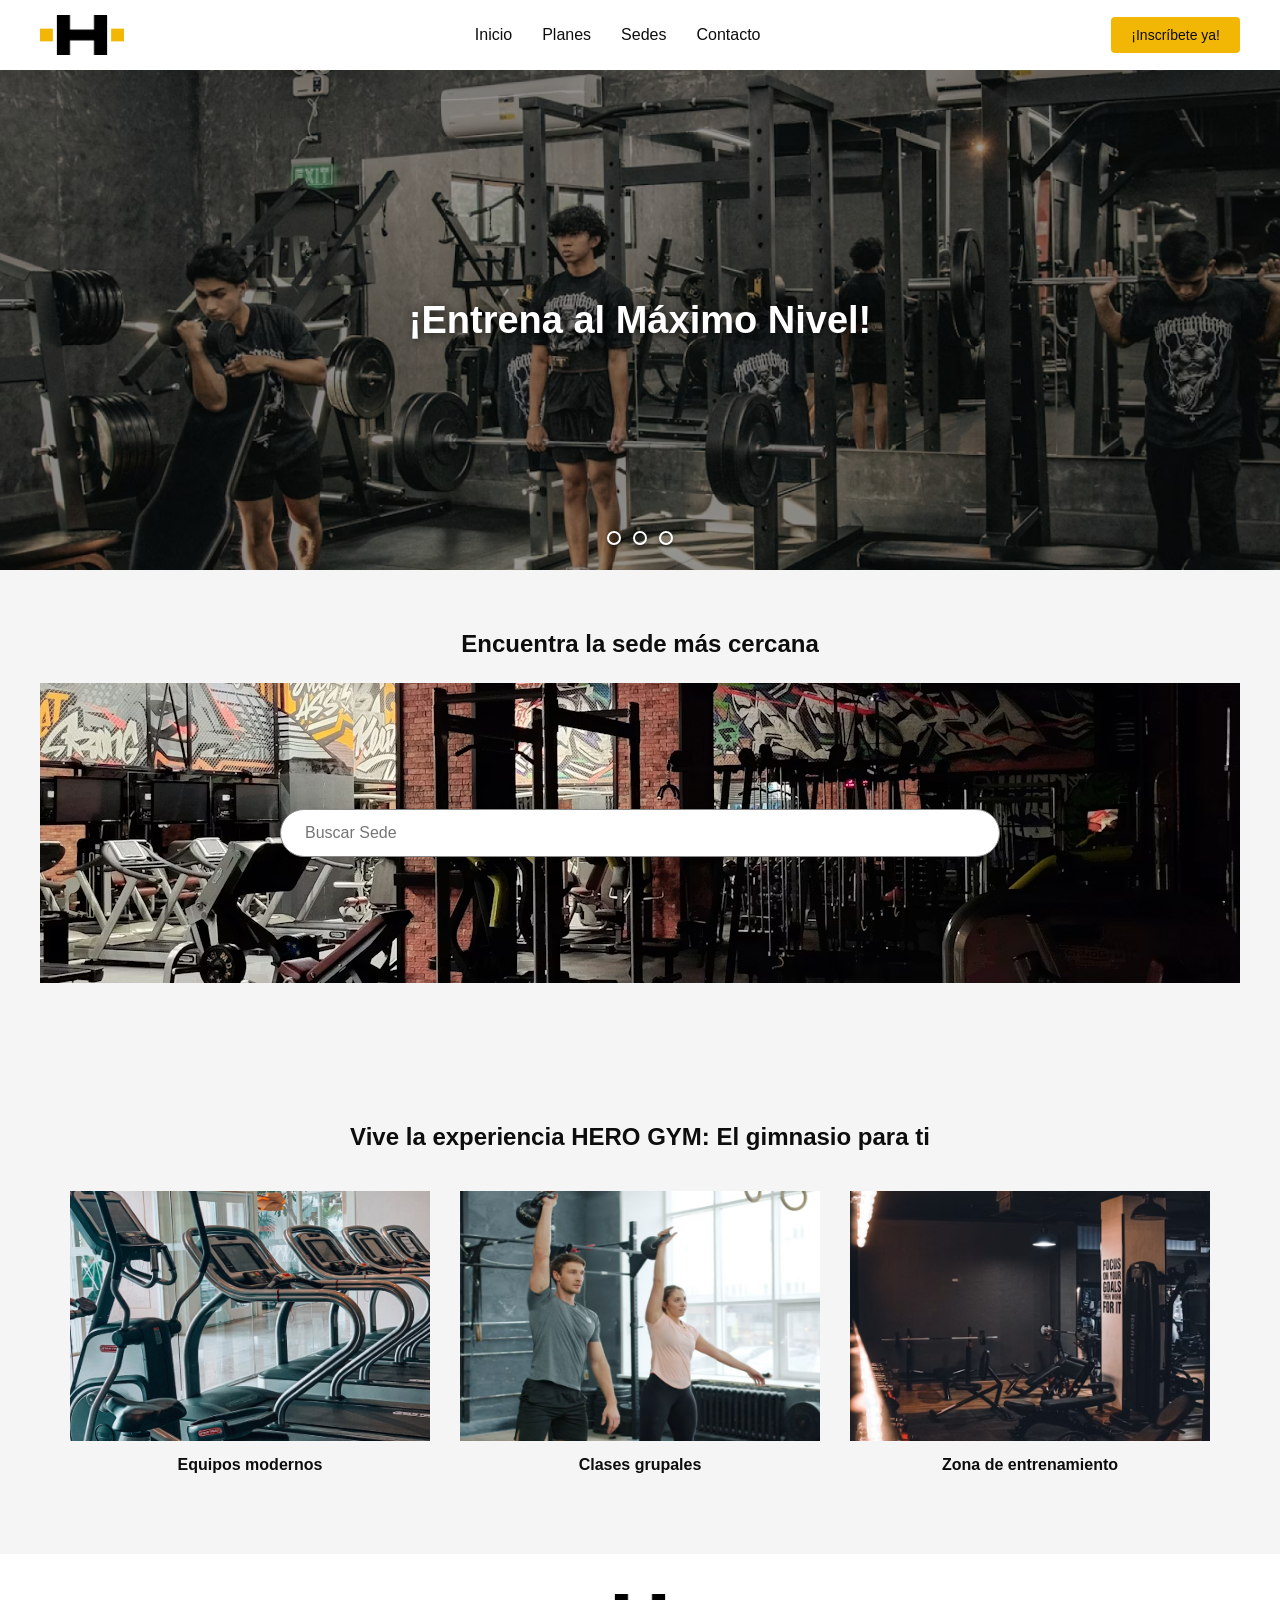
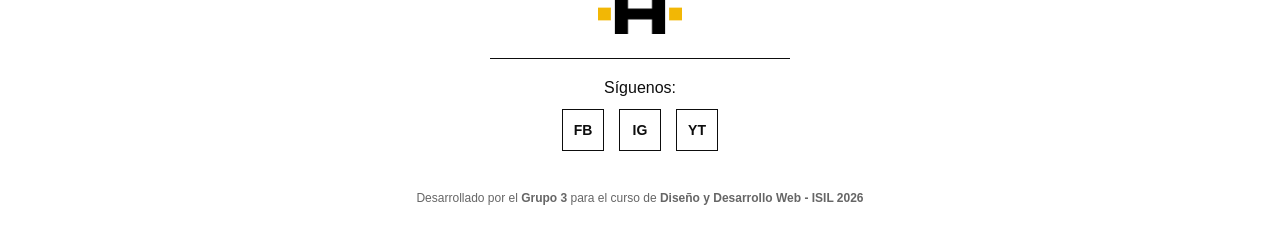
<file: index.html>
<!DOCTYPE html>
<html lang="es">
<head>
    <meta charset="UTF-8">
    <meta name="viewport" content="width=device-width, initial-scale=1.0">
    <title>HERO GYM - Inicio</title>
    <link rel="stylesheet" href="styles/index.css">
    <script src="scripts/jquery.min.js"></script>
</head>
<body>
    <header>
        <a class="logo" href="index.html">
            <img src="imagenes/logo.png" alt="HERO GYM">
        </a>
        <div class="menu-toggle">☰</div>
        <nav class="menu">
            <a href="index.html">Inicio</a>
            <a href="planes.html">Planes</a>
            <a href="sedes.html">Sedes</a>
            <a href="contacto.html">Contacto</a>
            <a href="#inscribete" class="boton boton-movil">¡Inscríbete ya!</a>
        </nav>
        <a href="#inscribete" class="boton boton-escritorio">¡Inscríbete ya!</a>
    </header>

    <section id="carrusel" class="carousel-contenedor">
        <div class="carousel-slides">
            <div class="slide slide-1">
                <h2>¡Entrena al Máximo Nivel!</h2>
            </div>
            <div class="slide slide-2">
                <h2>Clases Grupales Exclusivas</h2>
            </div>
            <div class="slide slide-3">
                <h2>Sedes Equipadas Cerca de Ti</h2>
            </div>
        </div>
        <div class="carousel-puntos">
            <span class="punto punto-1"></span>
            <span class="punto punto-2"></span>
            <span class="punto punto-3"></span>
        </div>
    </section>

    <section class="buscar">
        <h2>Encuentra la sede más cercana</h2>
        <div class="buscar-contenedor">
            <input type="text" placeholder="Buscar Sede" class="buscar-input" onclick="window.location.href='sedes.html'">
        </div>
    </section>

    <section class="experiencia">
        <div class="contenedor-experiencia">
            <h2>Vive la experiencia HERO GYM: El gimnasio para ti</h2>
            <div class="contenedor-tarjetas">
                <div class="tarjeta">
                    <div class="caja-imagen">
                        <img src="imagenes/index/card-1.jpg"Equipos modernos">
                    </div>
                    <p>Equipos modernos</p>
                </div>
                <div class="tarjeta">
                    <div class="caja-imagen">
                        <img src="imagenes/index/card-2.jpg" alt="Clases grupales">
                    </div>
                    <p>Clases grupales</p>
                </div>
                <div class="tarjeta">
                    <div class="caja-imagen">
                        <img src="imagenes/index/card-3.jpg" alt="Zona de entrenamiento">
                    </div>
                    <p>Zona de entrenamiento</p>
                </div>
            </div>
        </div>
    </section>

    <footer>
        <div class="footer-logo">
            <img src="imagenes/logo.png" alt="HERO GYM">
        </div>
        <hr class="footer-hr">
        
        <div class="social">
            <p>Síguenos:</p>
            <div class="social-iconos">
                <a href="#" class="icono">FB</a>
                <a href="#" class="icono">IG</a>
                <a href="#" class="icono">YT</a>
            </div>
        </div>

        <div class="creditos">
            <p>Desarrollado por el <strong>Grupo 3</strong> para el curso de <strong>Diseño y Desarrollo Web - ISIL 2026</strong></p>
        </div>
    </footer>
<script>
$(function(){
    $(".menu-toggle").click(function(){
        $(".menu").toggleClass("activo");
    });
});
</script>
</body>
</html>
</file>
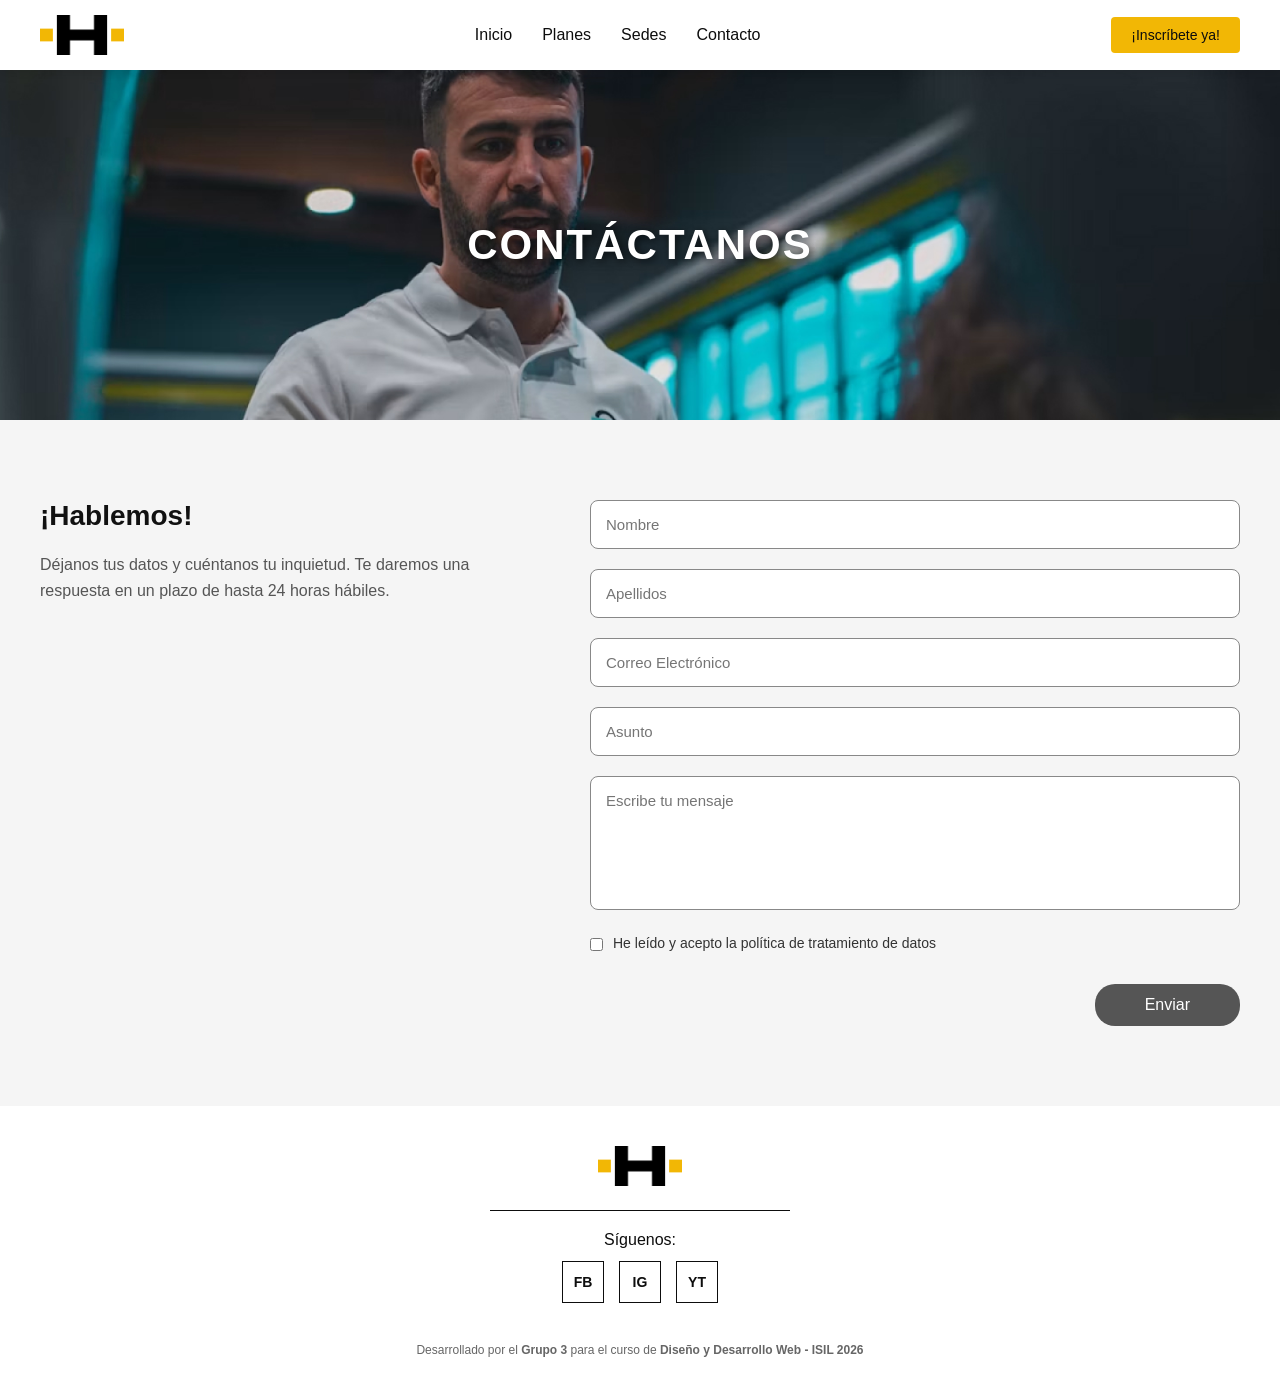
<file: contacto.html>
<!DOCTYPE html>
<html lang="es">
<head>
    <meta charset="UTF-8">
    <meta name="viewport" content="width=device-width, initial-scale=1.0">
    <title>HERO GYM - Inicio</title>
    <link rel="stylesheet" href="styles/contacto.css">
    <script src="scripts/jquery.min.js"></script>
</head>
<body>
    <header>
        <a class="logo" href="index.html">
            <img src="imagenes/logo.png" alt="HERO GYM">
        </a>
        <div class="menu-toggle">☰</div>
        <nav class="menu">
            <a href="index.html">Inicio</a>
            <a href="planes.html">Planes</a>
            <a href="sedes.html">Sedes</a>
            <a href="contacto.html">Contacto</a>
            <a href="#inscribete" class="boton boton-movil">¡Inscríbete ya!</a>
        </nav>
        <a href="#inscribete" class="boton boton-escritorio">¡Inscríbete ya!</a>
    </header>

    <section class="contacto">
        <h1>CONTÁCTANOS</h1>
    </section>

    <section class="formulario">
        <div class="contenedor-contacto">
            <div class="columna-texto">
                <h2>¡Hablemos!</h2>
                <p>Déjanos tus datos y cuéntanos tu inquietud. Te daremos una respuesta en un plazo de hasta 24 horas hábiles.</p>
            </div>
            <div class="columna-formulario">
                <form action="#" method="POST" id="contacto">
                    <div class="grupo-campo">
                        <input type="text" id="nombre" name="nombre" placeholder="Nombre" required>
                    </div>
                    <div class="grupo-campo">
                        <input type="text" id="apellidos" name="apellidos" placeholder="Apellidos" required>
                    </div>
                    <div class="grupo-campo">
                        <input type="email" id="correo" name="correo" placeholder="Correo Electrónico" required>
                    </div>
                    <div class="grupo-campo">
                        <input type="text" id="asunto" name="asunto" placeholder="Asunto" required>
                    </div>
                    <div class="grupo-campo">
                        <textarea id="mensaje" name="mensaje" placeholder="Escribe tu mensaje" rows="6" required></textarea>
                    </div>
                    <div class="grupo-checkbox">
                        <input type="checkbox" id="politica" name="politica" required>
                        <label for="politica">He leído y acepto la política de tratamiento de datos</label>
                    </div>
                    <div class="grupo-boton">
                        <button type="submit" class="boton-enviar">Enviar</button>
                    </div>
                </form>
            </div>
        </div>
    </section>

    <footer>
        <div class="footer-logo">
            <img src="imagenes/logo.png" alt="HERO GYM">
        </div>
        <hr class="footer-hr">
        
        <div class="social">
            <p>Síguenos:</p>
            <div class="social-iconos">
                <a href="#" class="icono">FB</a>
                <a href="#" class="icono">IG</a>
                <a href="#" class="icono">YT</a>
            </div>
        </div>

        <div class="creditos">
            <p>Desarrollado por el <strong>Grupo 3</strong> para el curso de <strong>Diseño y Desarrollo Web - ISIL 2026</strong></p>
        </div>
    </footer>
<script>
$(function(){
    $(".menu-toggle").click(function(){
        $(".menu").toggleClass("activo");
    });
});
</script>
</body>
</html>
</file>
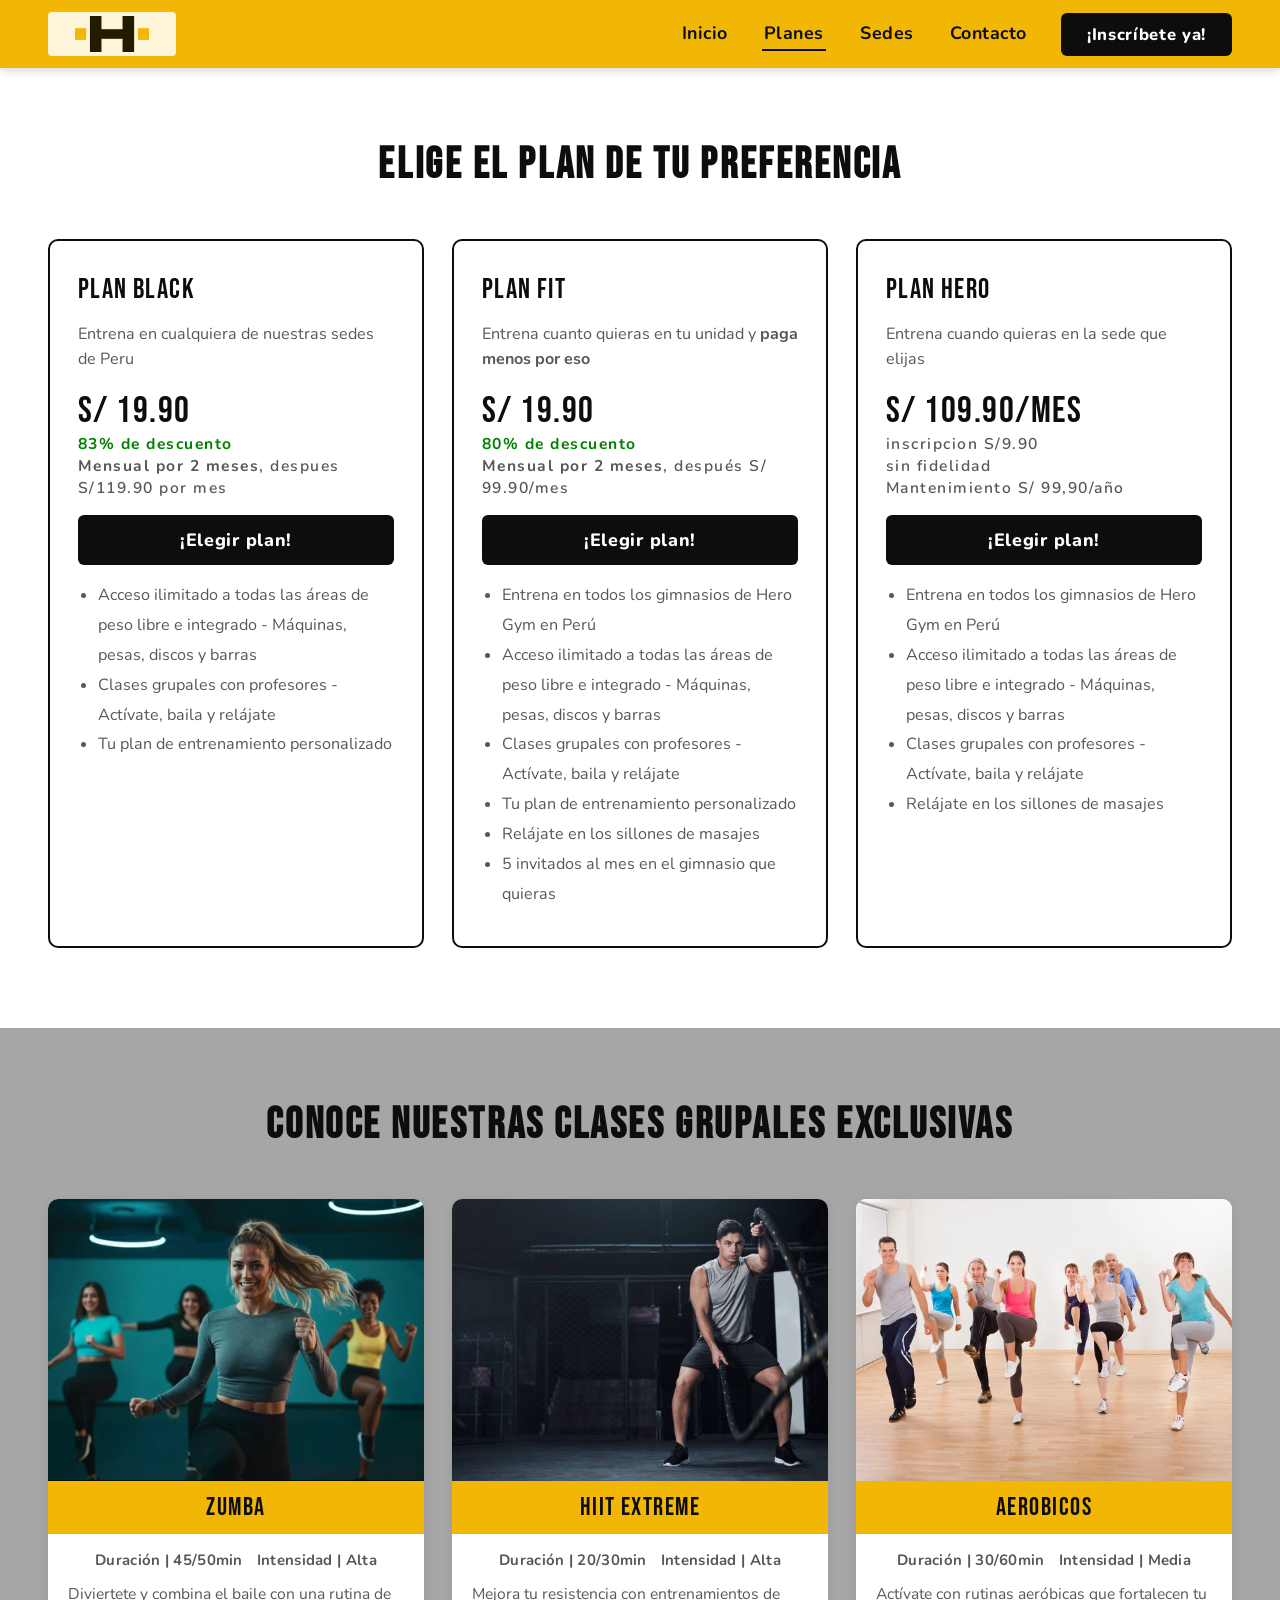
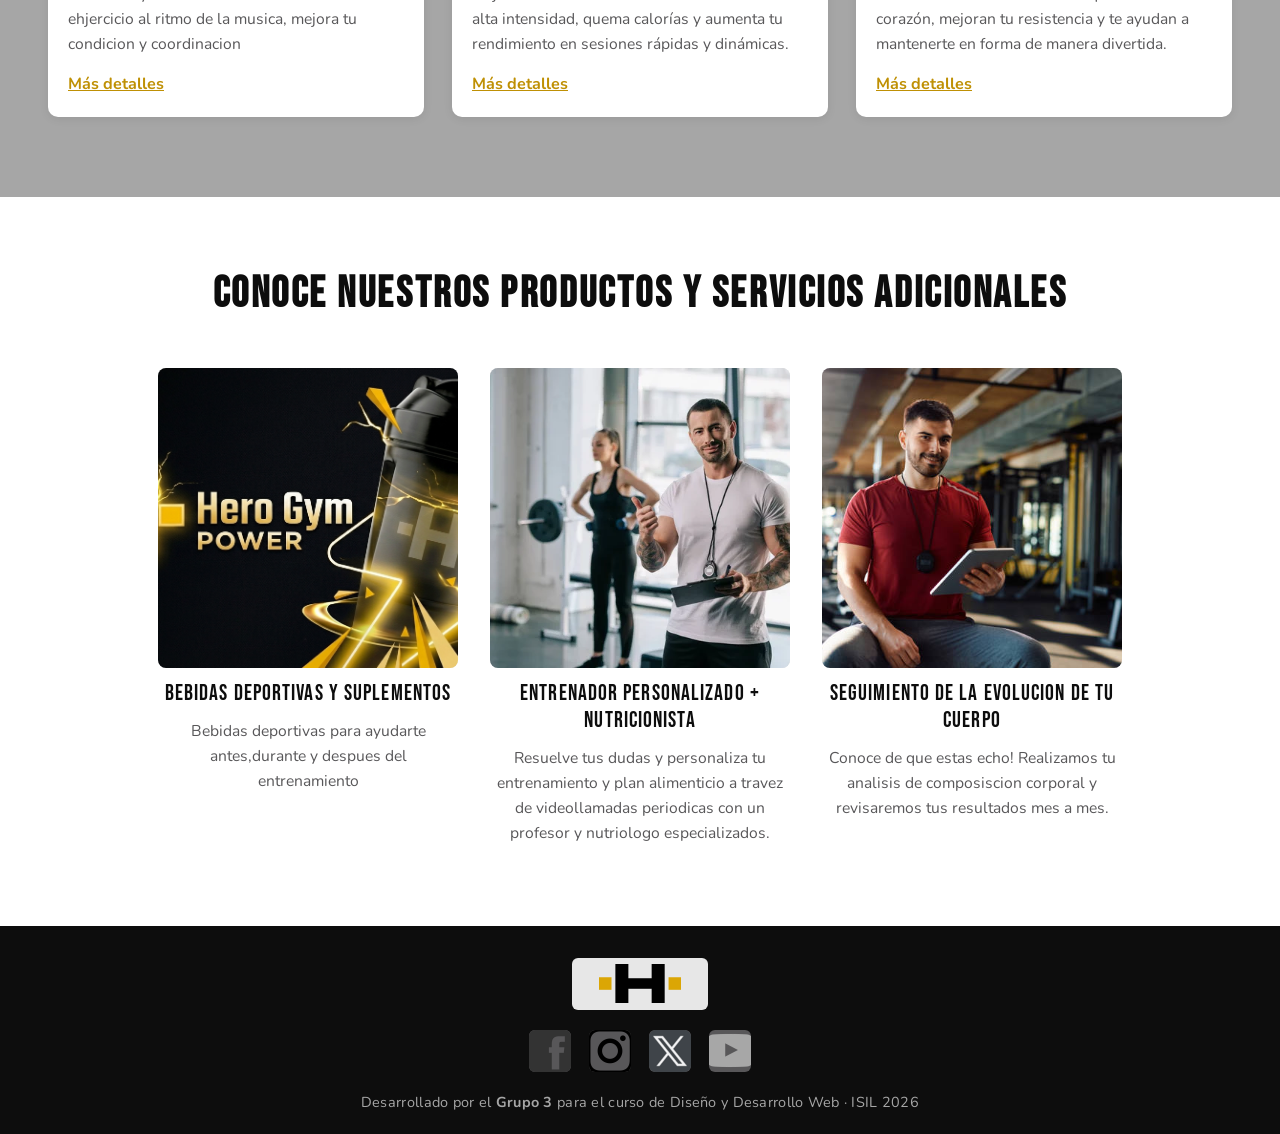
<file: planes.html>
<!DOCTYPE html>
<html lang="es">
<head>
  <meta charset="UTF-8" />
  <meta name="viewport" content="width=device-width, initial-scale=1.0"/>
  <title>Hero Gym | Planes</title>
  <link rel="icon" href="imagenes/Logos/logo.png" type="image/png">
  <link href="https://fonts.googleapis.com/css2?family=Bebas+Neue&family=Nunito:wght@400;600;700;800&display=swap" rel="stylesheet"/>
  <link rel="stylesheet" href="styles/planes.css">
</head>
<body>
  <!--  HEADER -->
  <header>
    <div class="encabezado-logo">
      <a href="index.html" title="Inicio">
        <img src="imagenes/logo.png" alt="Hero Gym">
      </a>
    </div>

    <nav>
      <a href="index.html">Inicio</a>
      <a href="planes.html" class="activo">Planes</a>
      <a href="sedes.html">Sedes</a>
      <a href="contacto.html">Contacto</a>
      <a href="#inscribete" class="btn-inscribete">¡Inscríbete ya!</a>
    </nav>
  </header>


  <!--  PLANES  -->
  <section class="seccion-planes">
    <h2 class="seccion-titulo">Elige el plan de tu preferencia</h2>

    <div class="cuadricula-planes">

      <div class="tarjeta-plan">
        <div class="plan-nombre">Plan Black</div>
        <p class="plan-descripcion">Entrena en cualquiera de nuestras sedes de Peru</p>
        <div class="plan-precio">
          S/ 19.90  
          <span style="color: green;"><b>83% de descuento</b></span>
          <span><b>Mensual por 2 meses</b>, despues S/119.90 por mes</span>
        </div>
        <button class="btn-elegir"">¡Elegir plan!</button>
        <ul class="plan-caracteristicas">
          <li>Acceso ilimitado a todas las áreas de peso libre e integrado - Máquinas, pesas, discos y barras</li>
          <li>Clases grupales con profesores - Actívate, baila y relájate</li>
          <li>Tu plan de entrenamiento personalizado</li>
        </ul>
      </div>

      <div class="tarjeta-plan">
        <div class="plan-nombre">Plan FIT</div>
        <p class="plan-descripcion">Entrena cuanto quieras en tu unidad y <b>paga menos por eso</b></p>
        <div class="plan-precio">
          S/ 19.90
          <span style="color: green;"><b>80% de descuento</b></span>
          <span><b>Mensual por 2 meses</b>, después S/ 99.90/mes</span>
      </div>
        <button class="btn-elegir" ">¡Elegir plan!</button>
        <ul class="plan-caracteristicas">
          <li>Entrena en todos los gimnasios de Hero Gym en Perú </li>
          <li>Acceso ilimitado a todas las áreas de peso libre e integrado - Máquinas, pesas, discos y barras </li>
          <li>Clases grupales con profesores - Actívate, baila y relájate</li>
          <li>Tu plan de entrenamiento personalizado</li>
          <li>Relájate en los sillones de masajes</li>
          <li>5 invitados al mes en el gimnasio que quieras</li>
        </ul>
      </div>

      <div class="tarjeta-plan">
        <div class="plan-nombre">Plan Hero</div>
          <p class="plan-descripcion">Entrena cuando quieras en la sede que elijas</p>
        <div class="plan-precio">
          S/ 109.90/mes
          <span>inscripcion S/9.90</span>
          <span>sin fidelidad</span>
          <span>Mantenimiento S/ 99,90/año</span>
          <span></span>
        </div>
        <button class="btn-elegir" >¡Elegir plan!</button>
        <ul class="plan-caracteristicas">
          <li>Entrena en todos los gimnasios de Hero Gym en Perú</li>
          <li>Acceso ilimitado a todas las áreas de peso libre e integrado - Máquinas, pesas, discos y barras</li>
          <li>Clases grupales con profesores - Actívate, baila y relájate</li>
          <li>Relájate en los sillones de masajes</li>
        </ul>
      </div>

    </div>
  </section>

  <!-- CLASES -->
  <section class="seccion-clases">
    <h2 class="seccion-titulo">Conoce nuestras clases grupales exclusivas</h2>

    <div class="cuadricula-clases">

      <!-- Zumba -->
      <div class="tarjeta-clase">
        <div class="clase-imagen">
          <img src="imagenes/planes/img/zumba.webp" alt="Clase de Zumba">
        </div>
        <div class="clase-subtitulo">Zumba</div>
        <div class="clase-informacion">
          <div class="clase-meta">
            <span>Duración | 45/50min</span>
            <span>Intensidad | Alta </span>
          </div>
          <p class="clase-descripcion">Diviertete y combina el baile con una rutina de ehjercicio al ritmo de la musica, mejora tu condicion y coordinacion</p>
          <a class="clase-enlace" href="#">Más detalles</a>
        </div>
      </div>

      <!-- HIIT Extreme -->
      <div class="tarjeta-clase">
        <div class="clase-imagen">
          <img src="imagenes/planes/img/Hiit.jpg" alt="Clase de HIIT Extreme">
        </div>
        <div class="clase-subtitulo">HIIT Extreme</div>
        <div class="clase-informacion">
          <div class="clase-meta">
            <span>Duración | 20/30min</span>
            <span>Intensidad | Alta</span>
          </div>
          <p class="clase-descripcion">Mejora tu resistencia con entrenamientos de alta intensidad, quema calorías y aumenta tu rendimiento en sesiones rápidas y dinámicas.</p>
          <a class="clase-enlace" href="#">Más detalles</a>
        </div>
      </div>

      <!-- Aerobicos -->
      <div class="tarjeta-clase">
        <div class="clase-imagen">
          <img src="imagenes/planes/img/aerobicos.jpg" alt="Clase de Aeróbicos">
        </div>
        <div class="clase-subtitulo">Aerobicos</div>
        <div class="clase-informacion">
          <div class="clase-meta">
            <span>Duración | 30/60min</span>
            <span>Intensidad | Media</span>
          </div>
          <p class="clase-descripcion">Actívate con rutinas aeróbicas que fortalecen tu corazón, mejoran tu resistencia y te ayudan a mantenerte en forma de manera divertida.</p>
          <a class="clase-enlace" href="#">Más detalles</a>
        </div>
      </div>
    </div>
  </section>


  <!--  EQUIPO -->
  <section class="seccion-equipo">
    <h2 class="seccion-titulo">Conoce nuestros productos y servicios adicionales</h2>
    <div class="cuadricula-equipo">
      <div class="tarjeta-equipo">
        <div class="equipo-imagen">
          <img src="imagenes/planes/img/Bebidas.webp" alt="Bebidas deportivas y suplementos">
        </div>
        <div class="equipo-rol">Bebidas deportivas y suplementos</div>
        <p class="equipo-descripcion">Bebidas deportivas para ayudarte antes,durante y despues del entrenamiento</p>
      </div>

      <div class="tarjeta-equipo">
        <div class="equipo-imagen">
          <img src="imagenes/planes/img/nutricionista.jpg" alt="Entrenador personalizado y nutricionista">
        </div>
        <div class="equipo-rol">Entrenador personalizado + nutricionista</div>
        <p class="equipo-descripcion">Resuelve tus dudas y personaliza tu entrenamiento y plan alimenticio a travez de videollamadas periodicas con un profesor y nutriologo especializados.</p>
      </div>

      <div class="tarjeta-equipo">
        <div class="equipo-imagen">
          <img src="imagenes/planes/img/entrenador.jpg" alt="Seguimiento de la evolucion de tu cuerpo">
        </div>
        <div class="equipo-rol">Seguimiento de la evolucion de tu cuerpo</div>
        <p class="equipo-descripcion">Conoce de que estas echo! Realizamos tu analisis de composiscion corporal y revisaremos tus resultados mes a mes. </p>
      </div>

    </div>
  </section>

  <!-- FOOTER -->
  <footer>
    <div class="pie-logo">
      <img src="imagenes/logo.png" alt="Hero Gym">
    </div>

    <div class="pie-redes">
      <div class="icono"><img src="imagenes/planes/Logos/facebook.png"/></div>
      <div class="icono"><img src="imagenes/planes/Logos/instagram.png"/></div>
      <div class="icono"><img src="imagenes/planes/Logos/twitter.png"/></div>
      <div class="icono"><img src="imagenes/planes/Logos/youtube.png"/></div>
    </div>
    <p class="footer-derechos">Desarrollado por el <strong>Grupo 3</strong> para el curso de Diseño y Desarrollo Web · ISIL 2026</p>
  </footer>
  </body>
</html>
</file>
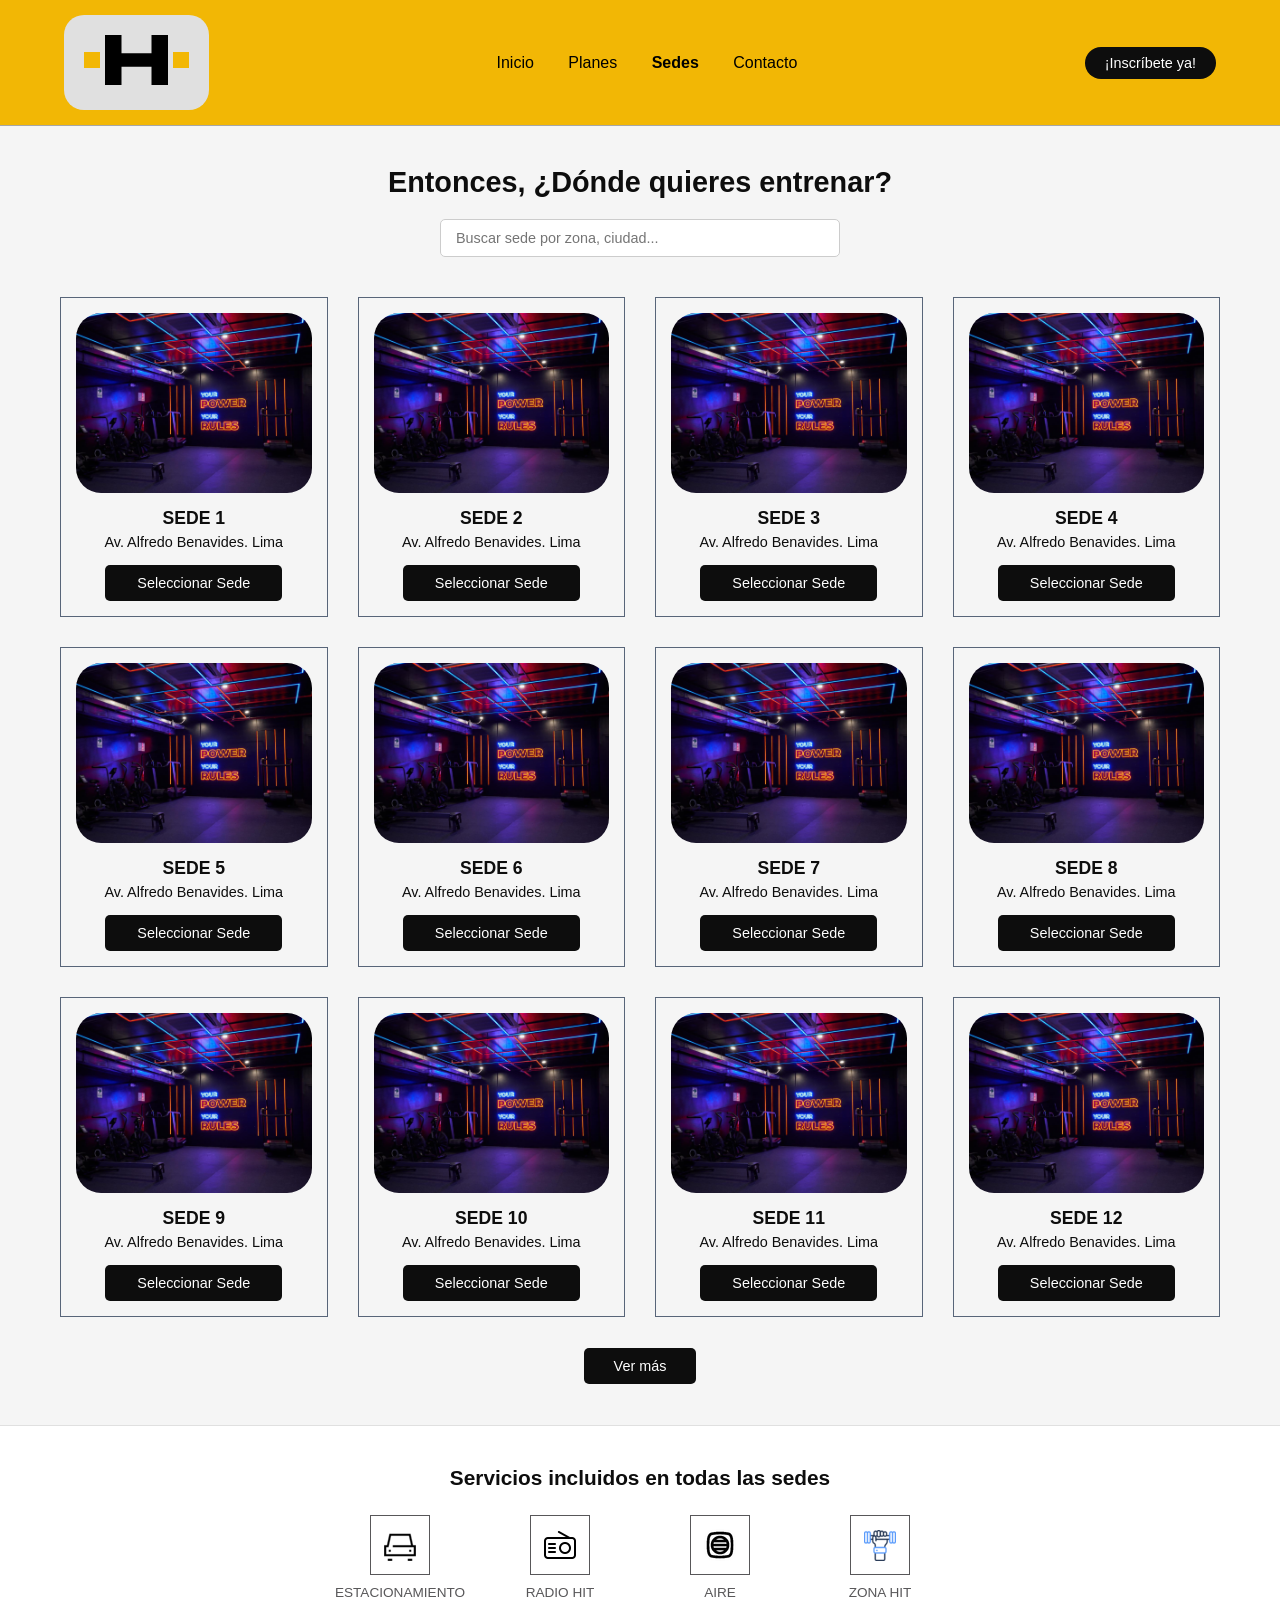
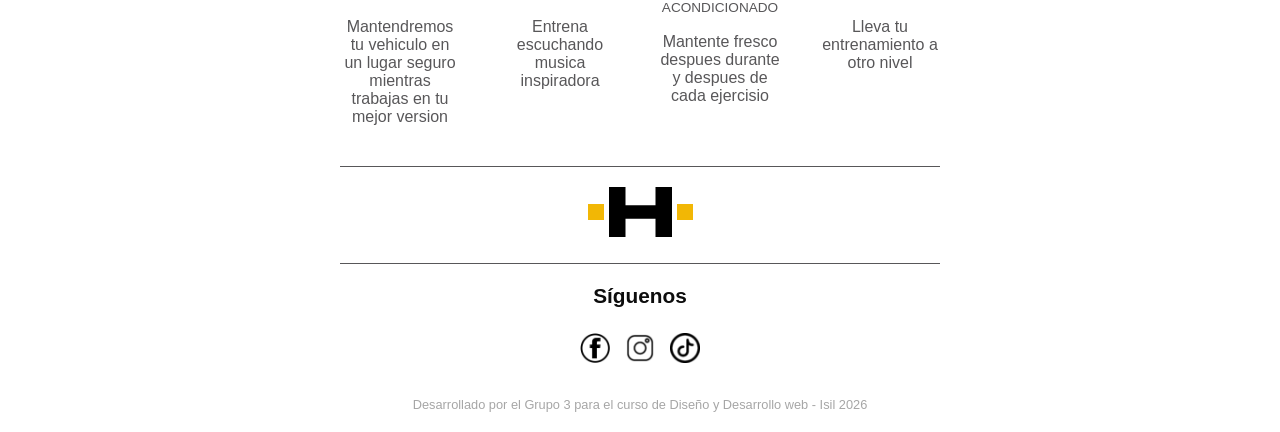
<file: sedes.html>
<!DOCTYPE html>
<html lang="es">
<head>
    <meta charset="UTF-8">
    <meta name="viewport" content="width=device-width, initial-scale=1.0">
    <link rel="stylesheet" href="styles/sedes.css">
    <title> Hero Gym | Sedes</title>
</head>
<body>
    <header>
    <nav>
        <div class="logo-nav"><img src="imagenes/logo.png" alt=""></div>
        <div class="menu-nav">
            <a href="index.html">Inicio</a>
            <a href="planes.html">Planes</a>
            <a href="sedes.html" class="active">Sedes</a>
            <a href="contacto.html">Contacto</a>
        </div>
        <a href="#inscribete" class="Inscribete">¡Inscríbete ya!</a>
    </nav>
</header>

<main>
    <h1>Entonces, ¿Dónde quieres entrenar?</h1>
    
    <div class="buscador-container">
        <input type="text" placeholder="Buscar sede por zona, ciudad...">
    </div>

    <div id="padre">
        <div class="tarjeta">
            <img src="imagenes/sedes/Gimnasio_sedes.jpeg" alt="Sede Gimnasio">
            <p class="titulo-sede">SEDE 1</p>
            <p class="direccion-sede">Av. Alfredo Benavides. Lima</p>
            <a href="planes.html" class="selec_s">Seleccionar Sede</a>
        </div>
        <div class="tarjeta">
            <img src="imagenes/sedes/Gimnasio_sedes.jpeg" alt="Sede Gimnasio">
            <p class="titulo-sede">SEDE 2</p>
            <p class="direccion-sede">Av. Alfredo Benavides. Lima</p>
            <a href="planes.html" class="selec_s">Seleccionar Sede</a>
        </div>
        <div class="tarjeta">
            <img src="imagenes/sedes/Gimnasio_sedes.jpeg" alt="Sede Gimnasio">
            <p class="titulo-sede">SEDE 3</p>
            <p class="direccion-sede">Av. Alfredo Benavides. Lima</p>
            <a href="planes.html" class="selec_s">Seleccionar Sede</a>
        </div>
        <div class="tarjeta">
            <img src="imagenes/sedes/Gimnasio_sedes.jpeg" alt="Sede Gimnasio">
            <p class="titulo-sede">SEDE 4</p>
            <p class="direccion-sede">Av. Alfredo Benavides. Lima</p>
            <a href="planes.html" class="selec_s">Seleccionar Sede</a>
        </div>
        <div class="tarjeta">
            <img src="imagenes/sedes/Gimnasio_sedes.jpeg" alt="Sede Gimnasio">
            <p class="titulo-sede">SEDE 5</p>
            <p class="direccion-sede">Av. Alfredo Benavides. Lima</p>
            <a href="planes.html" class="selec_s">Seleccionar Sede</a>
        </div>
        <div class="tarjeta">
            <img src="imagenes/sedes/Gimnasio_sedes.jpeg" alt="Sede Gimnasio">
            <p class="titulo-sede">SEDE 6</p>
            <p class="direccion-sede">Av. Alfredo Benavides. Lima</p>
            <a href="planes.html" class="selec_s">Seleccionar Sede</a>
        </div>
        <div class="tarjeta">
            <img src="imagenes/sedes/Gimnasio_sedes.jpeg" alt="Sede Gimnasio">
            <p class="titulo-sede">SEDE 7</p>
            <p class="direccion-sede">Av. Alfredo Benavides. Lima</p>
            <a href="planes.html" class="selec_s">Seleccionar Sede</a>
        </div>
        <div class="tarjeta">
            <img src="imagenes/sedes/Gimnasio_sedes.jpeg" alt="Sede Gimnasio">
            <p class="titulo-sede">SEDE 8</p>
            <p class="direccion-sede">Av. Alfredo Benavides. Lima</p>
            <a href="planes.html" class="selec_s">Seleccionar Sede</a>
        </div>
        <div class="tarjeta">
            <img src="imagenes/sedes/Gimnasio_sedes.jpeg" alt="Sede Gimnasio">
            <p class="titulo-sede">SEDE 9</p>
            <p class="direccion-sede">Av. Alfredo Benavides. Lima</p>
            <a href="planes.html" class="selec_s">Seleccionar Sede</a>
        </div>
        <div class="tarjeta">
            <img src="imagenes/sedes/Gimnasio_sedes.jpeg" alt="Sede Gimnasio">
            <p class="titulo-sede">SEDE 10</p>
            <p class="direccion-sede">Av. Alfredo Benavides. Lima</p>
            <a href="planes.html " class="selec_s">Seleccionar Sede</a>
        </div>
        <div class="tarjeta">
            <img src="imagenes/sedes/Gimnasio_sedes.jpeg" alt="Sede Gimnasio">
            <p class="titulo-sede">SEDE 11</p>
            <p class="direccion-sede">Av. Alfredo Benavides. Lima</p>
            <a href="planes.html" class="selec_s">Seleccionar Sede</a>
        </div>
        <div class="tarjeta">
            <img src="imagenes/sedes/Gimnasio_sedes.jpeg" alt="Sede Gimnasio">
            <p class="titulo-sede">SEDE 12</p>
            <p class="direccion-sede">Av. Alfredo Benavides. Lima</p>
            <a href="planes.html" class="selec_s">Seleccionar Sede</a>
        </div>
    </div> 

    <div class="Ver-mas">
        <a href="sedes.html">Ver más</a>
    </div>
</main>

<footer>
    <h2>Servicios incluidos en todas las sedes</h2>
    <div class="servicios-container">
        <div class="servicio-item">
            <div class="icono-placeholder"> <img src="imagenes/sedes/Iconos/Estacionamiento.png" alt=""></div> 
            <span>ESTACIONAMIENTO</span>
            <br>
            <p class="contenido">Mantendremos tu vehiculo en un lugar seguro mientras trabajas en tu mejor version</p>
        </div>
        <div class="servicio-item">
            <div class="icono-placeholder"> <img src="imagenes/sedes/Iconos/radio.png" alt=""></div>
            <span>RADIO HIT</span>
            <br>
            <p class="contenido">Entrena escuchando musica inspiradora</p>
        </div>
        <div class="servicio-item">
            <div class="icono-placeholder"> <img src="imagenes/sedes/Iconos/ventilador.png" alt=""></div>
            <span>AIRE ACONDICIONADO</span>
            <br>
            <p class="contenido">Mantente fresco despues durante y despues de cada ejercisio</p>
        </div>
        <div class="servicio-item">
            <div class="icono-placeholder"> <img src="imagenes/sedes/Iconos/Zonahit.png" alt=""></div>
            <span>ZONA HIT</span>
            <br>
            <p class="contenido">Lleva tu entrenamiento a otro nivel</p>
        </div>
    </div>

    <hr class="footer-divider">
    <div class="logo-footer"><img src="imagenes/sedes/Iconos/logo.png" alt=""></div>
    <hr class="footer-divider">

    <h2>Síguenos</h2>
    <div class="redes-sociales">
        <a href="https://www.facebook.com/"><img src="imagenes/sedes/Iconos/Facebook.png" alt="Facebook"></a>
        <a href="https://www.instagram.com/"><img src="imagenes/sedes/Iconos/Instagram.png" alt="Instagram"></a>
        <a href="https://www.tiktok.com/"><img src="imagenes/sedes/Iconos/Tiktok.png" alt="Tiktok"></a>
    </div>

    <h3>Desarrollado por el Grupo 3 para el curso de Diseño y Desarrollo web - Isil 2026</h3>
</footer>
</body>
</html>
</file>
<file: styles/index.css>
* {
    margin: 0;
    padding: 0;
    box-sizing: border-box;
    font-family: Arial, sans-serif;
}

body {
    background-color: #F5F5F5;
    color: #0D0D0D;
}

/** header **/
header {
    display: flex;
    justify-content: space-between;
    align-items: center;
    padding: 15px 40px;
    background-color: #ffffff;
    position: relative;
    box-shadow: 0 4px 10px rgba(0, 0, 0, 0.1); 
}

.logo img {
    height: 40px;
    display: block;
}

.menu {
    display: flex;
    gap: 30px;
    align-items: center;
}

.menu a {
    text-decoration: none;
    color: #0D0D0D;
    font-size: 16px;
    font-weight: 500;
    transition: color 0.3s;
}

.menu a:hover {
    color: #BF9004;
}

.boton {
    background-color: #F2B705;
    color: #0D0D0D;
    padding: 10px 20px;
    text-decoration: none;
    border-radius: 4px;
    font-size: 14px;
    transition: background-color 0.3s;
}

.boton:hover {
    background-color: #BF9004;
}

.menu-toggle {
    display: none;
    font-size: 32px;
    cursor: pointer;
}

.boton-movil {
    display: none;
}

/** carrusel **/
.carousel-contenedor {
    position: relative;
    width: 100%;
    height: 500px;
    overflow: hidden;
}

.carousel-slides {
    display: flex;
    width: 300%; /* 3 secciones de 100% cada una */
    height: 100%;
    animation: cambioSlider 12s infinite ease-in-out;/* Llama a la animación*/
}

.slide {
    width: 100%;
    height: 100%;
    display: flex;
    justify-content: center;
    align-items: center;
    background-size: cover;
    background-position: center;
    background-repeat: no-repeat;
}

.slide-1 { 
    background-image: linear-gradient(rgba(0,0,0,0.4), rgba(0,0,0,0.4)), url('../imagenes/index/slide-1.jpg'); 
}
.slide-2 { 
    background-image: linear-gradient(rgba(0,0,0,0.4), rgba(0,0,0,0.4)), url('../imagenes/index/slide-2.jpg'); 
}
.slide-3 { 
    background-image: linear-gradient(rgba(0,0,0,0.4), rgba(0,0,0,0.4)), url('../imagenes/index/slide-3.jpg'); 
}

.slide h2 {
    font-size: 38px;
    color: #ffffff;
    text-shadow: 2px 2px 10px rgba(0, 0, 0, 0.8);
    text-align: center;
    padding: 0 20px;
}

@keyframes cambioSlider {
    0%, 25% { transform: translateX(0%); }         /* (0s a 3s) */
    33%, 58% { transform: translateX(-33.333%); }  /* (4s a 7s) */
    66%, 91% { transform: translateX(-66.666%); }  /* (8s a 11s) */
    100% { transform: translateX(0%); }            /* al primero */
}

/* puntos inferiores animados */
.carousel-puntos {
    position: absolute;
    bottom: 25px;
    width: 100%;
    display: flex;
    justify-content: center;
    gap: 12px;
}

.punto {
    width: 14px;
    height: 14px;
    border: 2px solid #ffffff;
    border-radius: 50%;
    background-color: transparent;
    box-shadow: 0 2px 4px rgba(0,0,0,0.4);
    animation-duration: 12s;
    animation-iteration-count: infinite;
}

.punto-1 { animation-name: encenderPunto1; }
.punto-2 { animation-name: encenderPunto2; }
.punto-3 { animation-name: encenderPunto3; }

@keyframes encenderPunto1 {
    0%, 25% { background-color: #ffffff; }
    33%, 100% { background-color: transparent; }
}
@keyframes encenderPunto2 {
    0%, 25% { background-color: transparent; }
    33%, 58% { background-color: #ffffff; }
    66%, 100% { background-color: transparent; }
}
@keyframes encenderPunto3 {
    0%, 58% { background-color: transparent; }
    66%, 91% { background-color: #ffffff; }
    100% { background-color: transparent; }
}

/** buscar-sede **/
.buscar {
    margin: 0 20px;
    padding: 60px 0px;
    text-align: center;
}

.buscar h2 {
    font-size: 24px;
    margin-bottom: 25px;
}

.buscar-contenedor {
    width: 100%;
    max-width: 1200px;
    height: 300px;
    margin: 0 auto;
    display: flex;
    justify-content: center;
    align-items: center;
    background-size: cover;
    background-position: center;
    background-image: url('../imagenes/index/sede.jpg');
}

.buscar-input {
    width: 60%;
    padding: 14px 24px;
    border: 1px solid #888888;
    border-radius: 25px;
    font-size: 16px;
    outline: none;
    box-shadow: 0 2px 5px rgba(0,0,0,0.1);
}

/** experiencia **/
.experiencia {
    margin: 20px;
    padding: 60px 0px;
    display: flex;
    justify-content: center;
}

.contenedor-experiencia {
    width: 100%;
    max-width: 1200px;
    text-align: center;
}

.contenedor-experiencia h2 {
    font-size: 24px;
    margin-bottom: 40px;
}

.contenedor-tarjetas {
    display: flex;
    justify-content: center;
    gap: 30px;
    flex-wrap: wrap;
}

.tarjeta {
    flex: 1;
    min-width: 280px;
    max-width: 360px;
    text-align: center;

}

.caja-imagen {
    width: 100%;
    height: 250px;
    margin-bottom: 15px;
    overflow: hidden;
    background-color: #FFF;
}

.caja-imagen img {
    width: 100%;
    height: 100%;
    display: block;
}

.tarjeta p {
    font-size: 16px;
    font-weight: bold;
    color: #0D0D0D;
}


/** footer **/
footer {
    background-color: #FFF;
    padding: 40px 20px 20px 20px;
    text-align: center;
}

.footer-logo img {
    height: 40px;
    width: auto;
    margin-bottom: 20px;
}

.footer-hr {
    width: 100%;
    max-width: 300px;
    margin: 0 auto 20px auto;
    border: 0;
    border-top: 1px solid #0D0D0D;
}

.social {
    margin-bottom: 40px;
}

.social p {
    margin-bottom: 12px;
    font-size: 16px;
}

.social-iconos {
    display: flex;
    justify-content: center;
    gap: 15px;
}

.icono {
    display: flex;
    justify-content: center;
    align-items: center;
    width: 42px;
    height: 42px;
    border: 1px solid #0D0D0D;
    text-decoration: none;
    color: #0D0D0D;
    font-size: 14px;
    font-weight: bold;
    transition: background-color 0.3s, color 0.3s;
}

.icono:hover {
    background-color: #0D0D0D;
    color: #ffffff;
}

.creditos {
    font-size: 12px;
    color: #666666;
    margin-top: 20px;
}

/** responsive **/
@media (max-width: 960px) {
    header {
        flex-wrap: wrap;
    }

    .logo {
        flex: 1;
    }

    .boton-escritorio {
        display: none;
    }

    .menu-toggle {
        display: block;
    }

    .menu {
        position: absolute;
        top: 100%;
        left: 0;
        width: 100%;
        background-color: #ffffff;
        flex-direction: column;
        gap: 20px;
        padding: 25px;
        transform: translateY(-20px);
        opacity: 0;
        visibility: hidden;
        transition: .35s;

    }

    .menu.activo {
        transform: translateY(0);
        opacity: 1;
        visibility: visible;
        z-index: 2;
    }

    .boton-movil{
        display: inline-block;
        margin-top: 10px;
    }

    .carousel-contenedor {
        height: 320px;
    }

    .slide h2 {
        font-size: 24px;
    }

    .buscar-input {
        width: 85%;
    }

    .contenedor-tarjetas {
        flex-direction: column;
        align-items: center;
    }
}
</file>
<file: styles/contacto.css>
* {
    margin: 0;
    padding: 0;
    box-sizing: border-box;
    font-family: Arial, sans-serif;
}

body {
    background-color: #F5F5F5;
    color: #0D0D0D;
}

/** header **/
header {
    display: flex;
    justify-content: space-between;
    align-items: center;
    padding: 15px 40px;
    background-color: #ffffff;
    position: relative;
    box-shadow: 0 4px 10px rgba(0, 0, 0, 0.1); 
}

.logo img {
    height: 40px;
    display: block;
}

.menu {
    display: flex;
    gap: 30px;
    align-items: center;
}

.menu a {
    text-decoration: none;
    color: #0D0D0D;
    font-size: 16px;
    font-weight: 500;
    transition: color 0.3s;
}

.menu a:hover {
    color: #BF9004;
}

.boton {
    background-color: #F2B705;
    color: #0D0D0D;
    padding: 10px 20px;
    text-decoration: none;
    border-radius: 4px;
    font-size: 14px;
    transition: background-color 0.3s;
}

.boton:hover {
    background-color: #BF9004;
}

.menu-toggle {
    display: none;
    font-size: 32px;
    cursor: pointer;
}

.boton-movil {
    display: none;
}

/** contacto **/
.contacto {
    width: 100%;
    height: 350px;
    display: flex;
    justify-content: center;
    align-items: center;
    background-size: cover;
    background-position: center;
    background-repeat: no-repeat;
    background-image: url('../imagenes/contacto/contacto.jpg');
}

.contacto h1 {
    color: #ffffff;
    font-size: 42px;
    letter-spacing: 2px;
    text-shadow: 2px 2px 8px rgba(0, 0, 0, 0.7);
}


.formulario {
    padding: 80px 20px;
    display: flex;
    justify-content: center;
    background-color: #F5F5F5;
}

.contenedor-contacto {
    width: 100%;
    max-width: 1200px;
    display: flex;
    justify-content: space-between;
    gap: 50px;
}

.columna-texto {
    flex: 1;
    max-width: 450px;
}

.columna-texto h2 {
    font-size: 28px;
    color: #111111;
    margin-bottom: 20px;
}

.columna-texto p {
    font-size: 16px;
    color: #555555;
    line-height: 1.6;
}

.columna-formulario {
    flex: 1.2;
    max-width: 650px;
}

.grupo-campo {
    margin-bottom: 20px;
}

.grupo-campo input[type="text"],
.grupo-campo input[type="email"],
.grupo-campo textarea {
    width: 100%;
    padding: 15px;
    font-size: 15px;
    border: 1px solid #888888;
    border-radius: 8px;
    outline: none;
    background-color: #ffffff;
    transition: border-color 0.3s;
}

.grupo-campo input:focus,
.grupo-campo textarea:focus {
    border-color: #0D0D0D;
}

.grupo-campo textarea {
    resize: none;
}

.grupo-checkbox {
    display: flex;
    align-items: flex-start;
    gap: 10px;
    margin-bottom: 30px;
}

.grupo-checkbox input[type="checkbox"] {
    margin-top: 4px;
    cursor: pointer;
}

.grupo-checkbox label {
    font-size: 14px;
    color: #333333;
    line-height: 1.4;
    cursor: pointer;
}

.grupo-boton {
    display: flex;
    justify-content: flex-end;
}

.boton-enviar {
    background-color: #555555;
    color: #ffffff;
    padding: 12px 50px;
    font-size: 16px;
    border: none;
    border-radius: 20px;
    cursor: pointer;
    transition: background-color 0.3s;
}

.boton-enviar:hover {
    background-color: #0D0D0D;
}

/** footer **/
footer {
    background-color: #FFF;
    padding: 40px 20px 20px 20px;
    text-align: center;
}

.footer-logo img {
    height: 40px;
    width: auto;
    margin-bottom: 20px;
}

.footer-hr {
    width: 100%;
    max-width: 300px;
    margin: 0 auto 20px auto;
    border: 0;
    border-top: 1px solid #0D0D0D;
}

.social {
    margin-bottom: 40px;
}

.social p {
    margin-bottom: 12px;
    font-size: 16px;
}

.social-iconos {
    display: flex;
    justify-content: center;
    gap: 15px;
}

.icono {
    display: flex;
    justify-content: center;
    align-items: center;
    width: 42px;
    height: 42px;
    border: 1px solid #0D0D0D;
    text-decoration: none;
    color: #0D0D0D;
    font-size: 14px;
    font-weight: bold;
    transition: background-color 0.3s, color 0.3s;
}

.icono:hover {
    background-color: #0D0D0D;
    color: #ffffff;
}

.creditos {
    font-size: 12px;
    color: #666666;
    margin-top: 20px;
}

/** responsive **/
@media (max-width: 960px) {
    header {
        flex-wrap: wrap;
    }

    .logo {
        flex: 1;
    }

    .boton-escritorio {
        display: none;
    }

    .menu-toggle {
        display: block;
    }

    .menu {
        position: absolute;
        top: 100%;
        left: 0;
        width: 100%;
        background-color: #ffffff;
        flex-direction: column;
        gap: 20px;
        padding: 25px;
        transform: translateY(-20px);
        opacity: 0;
        visibility: hidden;
        transition: .35s;

    }

    .menu.activo {
        transform: translateY(0);
        opacity: 1;
        visibility: visible;
        z-index: 2;
    }

    .boton-movil{
        display: inline-block;
        margin-top: 10px;
    }

    .seccion-hero-contacto {
        height: 250px;
    }

    .seccion-hero-contacto h1 {
        font-size: 32px;
    }

    .contenedor-contacto {
        flex-direction: column; 
        gap: 40px;
    }

    .columna-texto, 
    .columna-formulario {
        max-width: 100%;
    }

    .boton-enviar {
        width: 100%;
        text-align: center;
    }
}
</file>
<file: styles/planes.css>
*, *::before, *::after { 
  margin: 0;
  padding: 0;
}

:root {
  --gris-claro: #A6A6A6;
  --gris-oscuro: #585759;
  --amarillo: #F2B705;
  --amarillo-oscuro: #BF9004;
  --negro: #0D0D0D;
  --blanco: #ffffff;
  --ancho-contenido: 1280px;
  --ancho-equipo: 1180px;
}

html { 
  scroll-behavior: smooth;
  font-size: 17px;
}

body {
  font-family: 'Nunito', sans-serif;
  color: var(--negro);
  background: var(--blanco);
}

/* HEADER */
header {
  position: sticky;
  top: 0;
  z-index: 999;
  background: var(--amarillo);
  height: 68px;
  display: flex;
  align-items: center;
  justify-content: space-between;
  padding: 0 48px;
  box-shadow: 0 2px 10px rgba(0,0,0,0.18);
}

.encabezado-logo a {
  display: flex;
  align-items: center;
  justify-content: center;
  width: 128px;
  height: 44px;
  background: var(--blanco);
  border-radius: 4px;
  opacity: 0.85;
  transition: opacity 0.2s;
  overflow: hidden;
}
.encabezado-logo a:hover { 
  opacity: 1;
}
.encabezado-logo img {
  max-width: 90%;
  max-height: 80%;
  object-fit: contain;
  display: block;
}

nav {
  display: flex;
  align-items: center;
  gap: 32px;
}

nav a {
  text-decoration: none;
  font-family: 'Nunito', sans-serif;
  font-weight: 700;
  font-size: 1.05rem;
  color: var(--negro);
  letter-spacing: 0.03em;
  padding: 4px 2px;
  border-bottom: 2px solid transparent;
  transition: border-color 0.2s, color 0.2s;
}

nav a:hover {
  border-color: var(--negro); 
}

nav a.activo { 
  border-color: var(--negro); 
}

nav a.btn-inscribete {
  background: var(--negro);
  color: var(--blanco);
  padding: 10px 26px;
  border-radius: 6px;
  font-weight: 800;
  font-size: 0.98rem;
  border-bottom: none;
  letter-spacing: 0.04em;
  transition: background 0.22s, transform 0.18s, color 0.22s;
  transform: scale(1);
}

nav a.btn-inscribete:hover {
  background: var(--gris-claro);
  transform: scale(1.07);
  color: var(--negro);
  border-bottom: none;
}

/*  SECCIÓN PLANES  */
.seccion-planes {
  background: var(--blanco);
  padding: 72px 48px 80px;
}

.seccion-titulo {
  text-align: center;
  font-family: 'Bebas Neue', sans-serif;
  font-size: 2.5rem;
  letter-spacing: 0.06em;
  color: var(--negro);
  margin-bottom: 48px;
}

.cuadricula-planes {
  display: flex;
  gap: 28px;
  justify-content: center;
  flex-wrap: wrap;
  max-width: var(--ancho-contenido);
  margin: 0 auto;
}

.tarjeta-plan {
  background: var(--blanco);
  border: 2px solid var(--negro);
  border-radius: 10px;
  padding: 32px 28px 36px;
  flex: 1 1 300px;
  max-width: 360px;
  display: flex;
  flex-direction: column;
  gap: 16px;
  transition: box-shadow 0.2s, transform 0.2s;
}

.tarjeta-plan:hover {
  box-shadow: 0 8px 28px rgba(0,0,0,0.13);
  transform: translateY(-4px);
}

.plan-nombre {
  font-family: 'Bebas Neue', sans-serif;
  font-size: 1.65rem;
  letter-spacing: 0.05em;
  color: var(--negro);
}

.plan-descripcion {
  font-size: 0.95rem;
  color: var(--gris-oscuro);
  line-height: 1.55;
}

.plan-precio {
  font-family: 'Bebas Neue', sans-serif;
  font-size: 2.2rem;
  color: var(--negro);
  letter-spacing: 0.04em;
}

.plan-precio span {
  font-family: 'Nunito', sans-serif;
  font-size: 0.92rem;
  font-weight: 600;
  color: var(--gris-oscuro);
  display: block;
}

.btn-elegir {
  background: var(--negro);
  color: var(--blanco);
  border: none;
  border-radius: 6px;
  padding: 13px 0;
  font-family: 'Nunito', sans-serif;
  font-weight: 800;
  font-size: 1.05rem;
  letter-spacing: 0.04em;
  cursor: pointer;
  width: 100%;
  transition: background 0.22s, color 0.22s;
}

.btn-elegir:hover,
.btn-elegir:focus {
  background: var(--amarillo);
  color: var(--negro);
  outline: none;
}

.plan-caracteristicas {
  list-style: disc;
  padding-left: 20px;
  font-size: 0.95rem;
  color: var(--gris-oscuro);
  line-height: 1.85;
}

/*  SECCIÓN CLASES  */
.seccion-clases {
  background: var(--gris-claro);
  padding: 72px 48px 80px;
}

.cuadricula-clases {
  display: flex;
  gap: 28px;
  justify-content: center;
  flex-wrap: wrap;
  max-width: var(--ancho-contenido);
  margin: 0 auto;
}

.tarjeta-clase {
  background: var(--blanco);
  border-radius: 10px;
  flex: 1 1 300px;
  max-width: 390px;
  overflow: hidden;
  display: flex;
  flex-direction: column;
  transition: transform 0.25s cubic-bezier(.34,1.56,.64,1), box-shadow 0.25s;
  box-shadow: 0 2px 10px rgba(0,0,0,0.08);
}

.tarjeta-clase:hover {
  transform: scale(1.045);
  box-shadow: 0 16px 40px rgba(0,0,0,0.18);
  z-index: 2;
}

.clase-imagen {
  width: 100%;
  aspect-ratio: 4/3;
  background: #d4d4d4;
  position: relative;
  overflow: hidden;
}

.clase-imagen img {
  width: 100%;
  height: 100%;
  object-fit: cover;
  display: block;
}

.clase-subtitulo {
  background: var(--amarillo);
  padding: 12px 20px;
  font-family: 'Bebas Neue', sans-serif;
  font-size: 1.45rem;
  letter-spacing: 0.06em;
  color: var(--negro);
  text-align: center;
}

.clase-informacion {
  padding: 16px 20px 22px;
  display: flex;
  flex-direction: column;
  gap: 12px;
  flex: 1;
}

.clase-meta {
  display: flex;
  flex-wrap: nowrap;
  justify-content: center;
  align-items: center;
  gap: 14px;
  font-size: 0.88rem;
  font-weight: 700;
  color: var(--gris-oscuro);
  letter-spacing: 0.02em;
}

.clase-meta span {
  white-space: nowrap;
}

.clase-descripcion {
  font-size: 0.92rem;
  color: var(--gris-oscuro);
  line-height: 1.6;
}

.clase-enlace {
  display: inline-block;
  margin-top: 4px;
  font-size: 0.95rem;
  font-weight: 700;
  color: var(--amarillo-oscuro);
  text-decoration: underline;
  cursor: pointer;
  transition: color 0.18s;
}
.clase-enlace:hover { color: var(--negro); }

/*  SECCIÓN EQUIPO  */
.seccion-equipo {
  background: var(--blanco);
  padding: 72px 48px 80px;
}

.cuadricula-equipo {
  display: flex;
  gap: 32px;
  justify-content: center;
  flex-wrap: wrap;
  max-width: var(--ancho-equipo);
  margin: 0 auto;
}

.tarjeta-equipo {
  flex: 1 1 240px;
  max-width: 300px;
  display: flex;
  flex-direction: column;
  gap: 12px;
  align-items: center;
  text-align: center;
}

.equipo-imagen {
  width: 100%;
  aspect-ratio: 1/1;
  background: #e0e0e0;
  border-radius: 8px;
  position: relative;
  overflow: hidden;
}

.equipo-imagen img {
  position: absolute;
  inset: 0;
  width: 100%;
  height: 100%;
  object-fit: cover;
  display: block;
}

.equipo-rol {
  font-family: 'Bebas Neue', sans-serif;
  font-size: 1.3rem;
  letter-spacing: 0.05em;
  color: var(--negro);
}

.equipo-descripcion {
  font-size: 0.92rem;
  color: var(--gris-oscuro);
  line-height: 1.6;
}

/* FOOTER */
footer {
  background: var(--negro);
  color: var(--blanco);
  padding: 32px 48px 22px;
  display: flex;
  flex-direction: column;
  align-items: center;
  gap: 20px;
}

.pie-logo {
  width: 136px;
  height: 52px;
  background: var(--blanco);
  border-radius: 6px;
  opacity: 0.9;
  display: flex;
  align-items: center;
  justify-content: center;
  overflow: hidden;
}
.pie-logo img {
  max-width: 85%;
  max-height: 75%;
  object-fit: contain;
  display: block;
}

.pie-redes {
  display: flex;
  gap: 18px;
}

.icono {
  width: 42px;
  height: 42px;
  background: var(--gris-oscuro);
  border-radius: 6px;
  display: flex;
  align-items: center;
  justify-content: center;
  cursor: pointer;
  transition: background 0.2s, transform 0.18s;
  position: relative;
  overflow: hidden;
}

.icono:hover {
  transform: scale(1.12);
}

.footer-derechos {
  font-size: 0.85rem;
  color: var(--gris-claro);
  text-align: center;
  letter-spacing: 0.02em;
}

/*  RESPONSIVE  */
@media (max-width: 700px) {
  html {
    font-size: 16px;
  }
  
  header {
    padding: 0 18px;
    height: 60px;
  }

  nav { 
    gap: 14px; 
  }

  nav a { 
    font-size: 0.88rem; 
  }

  nav a.btn-inscribete {
    padding: 8px 16px;
    font-size: 0.82rem;
  }

  .seccion-planes, .seccion-clases, .seccion-equipo { 
    padding: 40px 16px 50px;
  }

  .seccion-titulo { 
    font-size: 1.9rem;
  }
  
  .clase-meta {
    font-size: 0.8rem;
    gap: 10px;
    box-sizing: border-box; 
  }
}
</file>
<file: styles/sedes.css>
*{
    margin: 0;
    padding: 0;
    box-sizing: border-box;
    font-family: 'Segoe UI', Tahoma, Geneva, Verdana, sans-serif;
}

body {
    background-color: whitesmoke;
    color: #0d0d0d;
}

a {
    text-decoration: none;
    color: inherit;
}


header {
    background-color: #f2b705;
    border-bottom: 1px solid #a6a6a6;
    padding: 15px 5%;
}

nav {
    display: flex;
    justify-content: space-between;
    align-items: center;
    max-width: 1200px;
    margin: 0 auto;
    position: sticky;
}

.logo-nav {
    font-weight: bold;
    font-size: 1.2rem;
    letter-spacing: 1px;
    padding: 20px;
    background-color: #e0e0e0;
    border-radius: 20px;
}

.menu-nav a {
    margin: 0 15px;
    font-weight: 500;
    color: #000;
    transition: color 0.3s;
}

.menu-nav a:hover, .menu-nav a.active {
    color: #000;
    font-weight: bold;
}

.Inscribete {
    background-color: #0d0d0d;
    color: #ffffff;
    padding: 8px 20px;
    border-radius: 20px;
    font-size: 0.9rem;
    transition: calc(0.3s);
}

.Inscribete:hover {
    background-color: #585759;
    transform: scale(1.1);
}


main {
    max-width: 1200px;
    margin: 40px auto;
    padding: 0 20px;
    text-align: center;
}

h1 {
    font-size: 1.8rem;
    margin-bottom: 20px;
    font-weight: 700;
}

.buscador-container {
    margin-bottom: 40px;
}

.buscador-container input {
    width: 100%;
    max-width: 400px;
    padding: 10px 15px;
    border: 1px solid #cccccc;
    border-radius: 5px;
    outline: none;
    font-size: 0.9rem;
}

#padre {
    display: grid;
    grid-template-columns: repeat(auto-fit, minmax(250px, 1fr));
    gap: 30px;
    margin-bottom: 40px;
}

.tarjeta {
    
    border: 1px solid #586579;
    padding: 15px;
    display: flex;
    flex-direction: column;
    align-items: center;
    text-align: center;
    transition: calc(1s);
    
}
.tarjeta:hover{
    transform: scale(1.03);
}
.tarjeta img {
    width: 100%;
    height: 180px;
    object-fit: cover;
    margin-bottom: 15px;
    border-radius: 25px;
}

.titulo-sede {
    font-weight: bold;
    font-size: 1.1rem;
    margin-bottom: 5px;
}

.direccion-sede {
    font-size: 0.9rem;
    color: #0d0d0d;
    margin-bottom: 15px;
}

.selec_s {
    background-color: #0d0d0d;
    color: white;
    width: 75%;
    padding: 10px;
    font-size: 0.9rem;
    border-radius: 5px;
    transition: calc(0.3s);
}

.selec_s:hover {
    background-color: #bf9004;
}


.Ver-mas {
    margin-top: 20px;
    margin-bottom: 50px;
}

.Ver-mas a {
    background-color: #0d0d0d;
    color: white;
    padding: 10px 30px;
    border-radius: 5px;
    font-size: 0.9rem;
    transition: calc(0.3s)
}

.Ver-mas a:hover {
    background-color: #bf9004;
    transform: scale(1.1);
}

footer {
    background-color: white;
    padding: 40px 20px 20px 20px;
    text-align: center;
    border-top: 1px solid #e0e0e0;
}

footer h2 {
    font-size: 1.3rem;
    margin-bottom: 25px;
}

.servicios-container {
    display: flex;
    justify-content: center;
    gap: 40px;
    flex-wrap: wrap;
    margin-bottom: 40px;
}

.servicio-item {
    display: flex;
    flex-direction: column;
    align-items: center;
    width: 120px;
}

.icono-placeholder {
    width: 60px;
    height: 60px;
    border: 1px solid #585759  ;
    display: flex;
    align-items: center;
    justify-content: center;
    font-size: 1.8rem;
    margin-bottom: 10px;
    background-color: white;
}

.servicio-item span {
    font-size: 0.85rem;
    color: #585759;
}

.footer-divider {
    border: 0;
    height: 1px;
    background-color: #585759;
    max-width: 600px;
    margin: 20px auto;
}

.logo-footer {
    font-weight: bold;
    font-size: 1.5rem;
    margin: 15px 0;
}

.redes-sociales {
    display: flex;
    justify-content: center;
    gap: 15px;
    margin: 15px 0 30px 0;
}

.redes-sociales img {
    width: 30px;
    height: 30px;
    transition: transform 0.2s;
}

.redes-sociales img:hover {
    transform: scale(1.1);
}

footer h3 {
    font-size: 0.8rem;
    color: #a6a6a6;
    font-weight: 400;
    margin-top: 20px;
}
.contenido{
    color: #585759;
}
</file>
